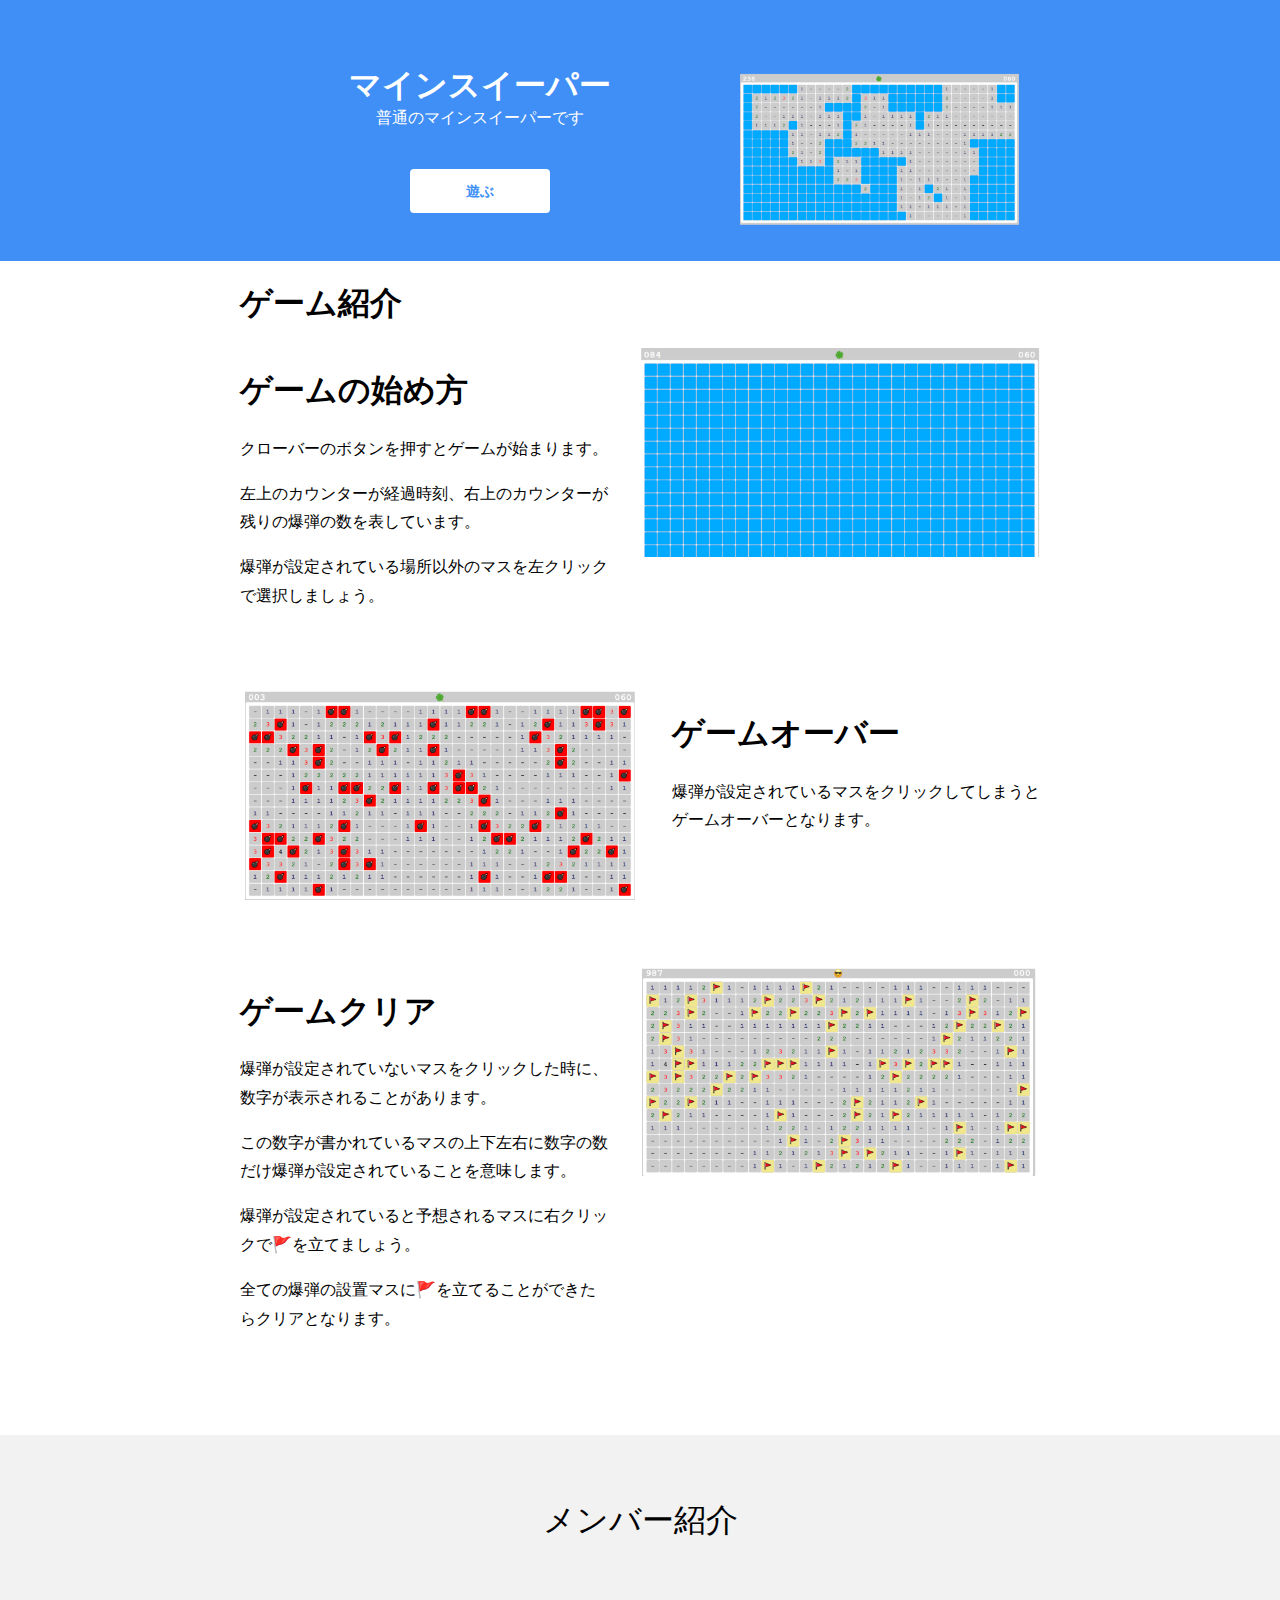
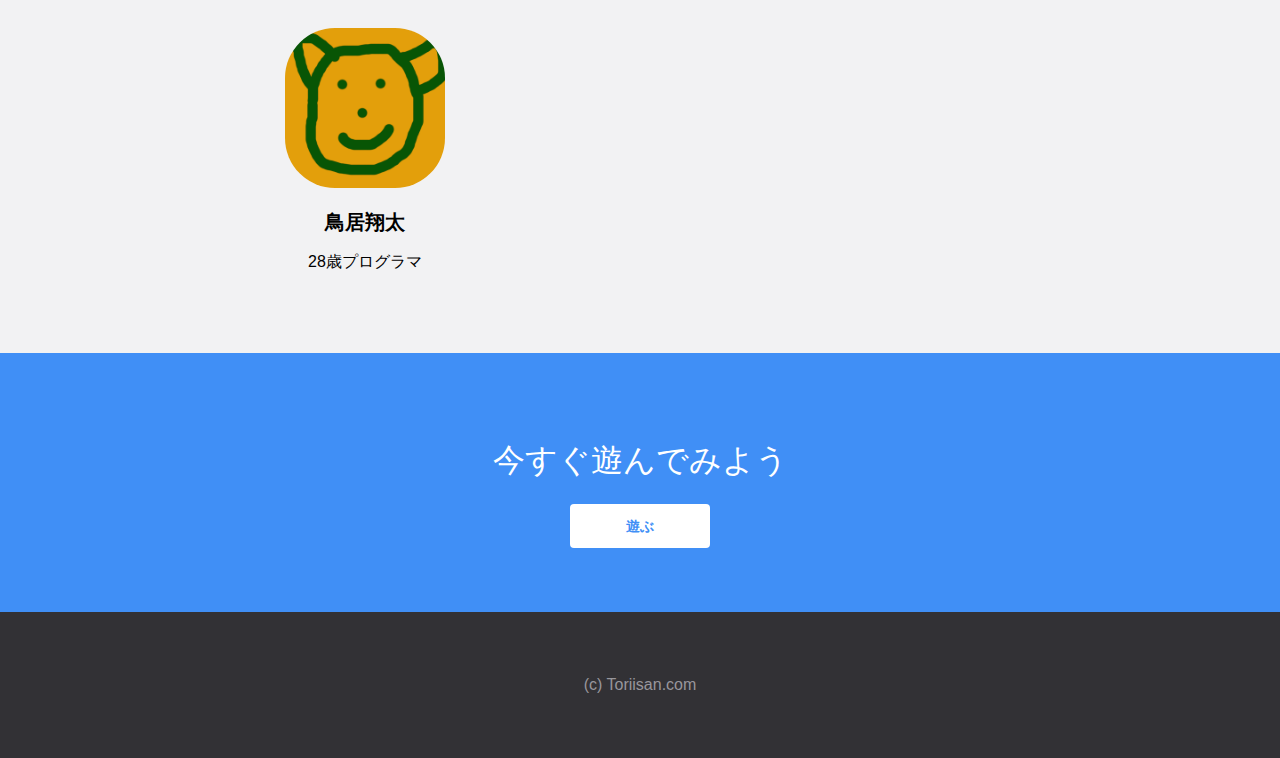
<file: index.html>
<!DOCTYPE html>
<html lang="js">
    <head>
        <meta charset="utf-8">
        <meta name="viewport" content="width=device-width, initial-scale=1">
        <title>マインスイーパー</title>
        <link rel="stylesheet" href="css/styles.css">
        <link rel="icon" href="favicon.ico">
    </head>
    <body>
        <header>
            <div class="container">
                <div class="info">
                    <h1>マインスイーパー</h1>
                    <p>普通のマインスイーパーです</p>
                    <a href="./MineSweeper/index.html" class="btn">遊ぶ</a>    
                </div>
                <div class="pic">
                    <img src="img/top.png">
                </div>
            </div>
        </header>
        <section class="features">
            <div class="container">
                <h1>ゲーム紹介</h1>
                <section>
                    <div class="pic">
                        <img src="img/feature1.png">
                    </div>
                    <div class="info">
                        <h1>ゲームの始め方</h1>
                        <p>クローバーのボタンを押すとゲームが始まります。</p>
                        <p>左上のカウンターが経過時刻、右上のカウンターが残りの爆弾の数を表しています。</p>
                        <p>爆弾が設定されている場所以外のマスを左クリックで選択しましょう。</p>
                    </div>
                </section>

                <section>
                    <div class="pic">
                        <img src="img/feature2.png">
                    </div>
                    <div class="info">
                        <h1>ゲームオーバー</h1>
                        <p>爆弾が設定されているマスをクリックしてしまうとゲームオーバーとなります。</p>
                    </div>
                </section>

                <section>
                    <div class="pic">
                        <img src="img/feature3.png">
                    </div>
                    <div class="info">
                        <h1>ゲームクリア</h1>
                        <p>爆弾が設定されていないマスをクリックした時に、数字が表示されることがあります。</p>
                        <p>この数字が書かれているマスの上下左右に数字の数だけ爆弾が設定されていることを意味します。</p>
                        <p>爆弾が設定されていると予想されるマスに右クリックで🚩を立てましょう。</p>
                        <p>全ての爆弾の設置マスに🚩を立てることができたらクリアとなります。</p>
                    </div>
                </section>
            </div>
        </section>

        <section class="members">
            <h1>メンバー紹介</h1>

            <ul>
                <li>
                    <img src="img/member1.png">
                    <h2>鳥居翔太</h2>
                    <p>28歳プログラマ</p>
                </li>
            </ul>
        </section>

        <section class="call-to-action">
            <h1>今すぐ遊んでみよう</h1>
            <a href="./MineSweeper/index.html" class="btn">遊ぶ</a>
        </section>

        <footer>
            (c) Toriisan.com
        </footer>

    </body>
</html>
</file>
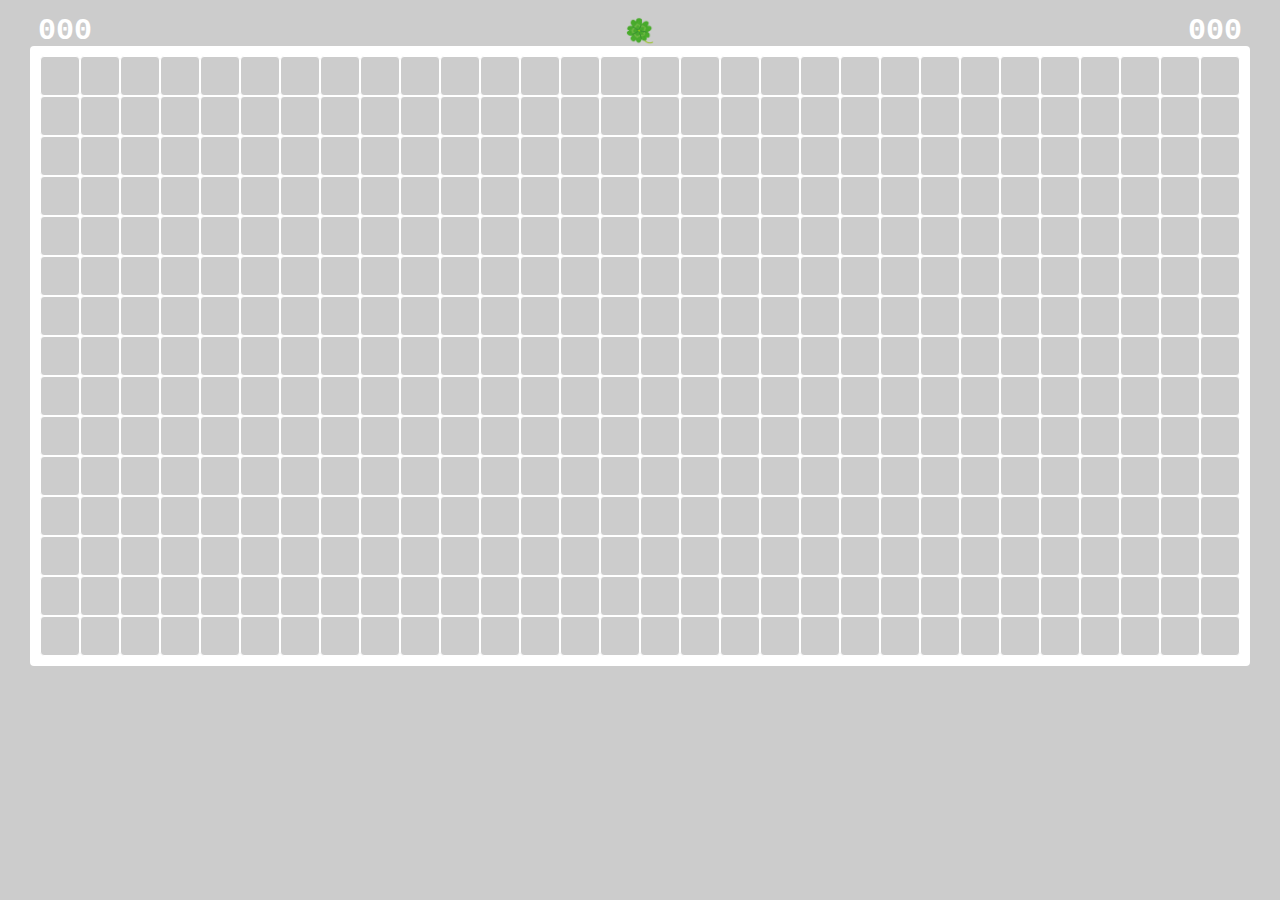
<file: MineSweeper/index.html>
<!DOCTYPE html>
<html>
    <head>
        <meta charset="utf-8">
        <title>Minesweeper</title>
        <link rel="stylesheet" href="css/styles.css">
    </head>
    <body>
        <div id="container">
                <div id="info">
                    <div id="timer">000</div>
                    <img id="resetBtn" src='img/reset.png'>
                    <div id="bomCount">000</div>
                </div>
                <ul id="board">
                </ul>
            </div>
        </div>
        <script src="js/jquery-3.4.1.min.js"></script>
        <script src="js/main.js"></script>
    </body>
</html>
</file>
<file: css/styles.css>
body {
    margin: 0;
    font-size: 16px;
    font-family: Verdna, sans-serif;
    color: 333;
}

header {
    background: #408ff6;
    color: #fff;
    text-align: center;
    padding-top: 64px;
}

header h1,
header p {
    margin: 0;
}

header img {
    width: 280px;
    vertical-align: bottom;
}

.btn {
    text-decoration: none;
    background: #fff;
    color: #408ff6;
    display: block;
    width: 140px;
    line-height: 44px;
    margin: 40px auto 48px;
    font-size: 14px;
    font-weight: bold;
    border-radius: 4px;
}

.btn:hover {
    opacity: 0.9;
}

.features img {
    width: 100%;
}

.features > h1 {
    text-align: center;
    padding: 64px 0;
    font-weight: normal;
}

.features .container {
    margin: 0 32px;
}

.features p {
    line-height: 1.8;
}

.features section {
    padding-bottom: 64px;
}

.members {
    background: #f2f2f3;
}

.members > h1 {
    text-align: center;
    padding: 64px 0;
    font-weight: normal;
}

.members ul {
    list-style:none;
    text-align: center;
    margin: 0;
    padding: 0;
}

.members img {
    width: 160px;
    border-radius: 50px;
}

.members h2 {
    font-size: 20px;
}

.members li {
    padding-bottom: 64px;
}

.call-to-action {
    background: #408ff6;
    color: #fff;
    text-align: center;
    padding: 64px 0;
}

.call-to-action h1 {
    font-weight: normal;
}

.call-to-action .btn {
    margin: 0 auto;
}

footer {
    padding: 64px 0;
    background: #323135;
    color: #98969c;
    text-align: center;
}

@media (min-width: 900px) {
    header .container {
        display: flex;
        width: 800px;
        margin: 0 auto;
    }

    header .info {
        width: 60%;
    }

    header .pic {
        width: 40%;
    }

    .features .container {
        width: 800px;
        margin: 0 auto;
    }

    .features section {
        display: flex;
        justify-content: space-between;
    }

    .features section:nth-child(even) {
        flex-direction: row-reverse;
    }

    .features .pic {
        width: 50%;
    }

    .features .info {
        width: calc(50% - 32px);
    }

    .members ul {
        width: 800px;
        margin: 0 auto;
        display: flex;
        justify-content: space-between;
    }

    .members li {
        width: 250px;
    }

}
</file>
<file: MineSweeper/css/styles.css>
body{
    background: #ccc;
    color: #fff;
    font-family: 'Courier New', sans-serif;
    /* font-size: 16px; */
    font-size: 20px;
    font-weight: bold;
}
#info {
    font-size: 30px;
    display: flex;
    text-align: center;
    line-height: 30px;
}
#timer {
    width: 70px;
    margin-right: 0px auto;
}
#resetBtn {
    margin: 0px auto;
    cursor: pointer;
    width: 30px;
    height: 30px;
}
#bomCount {
    width: 70px;
    margin-left: 0px auto;
}
#container {
    /* width: 820px; */
    margin: 16px auto;
}
#board {
    display: flex;
    flex-wrap: wrap;
    list-style: none;
    margin-bottom: 8px;
    padding: 10px;
    margin-top: 0px;
    background: #fff;
    border-radius: 4px;
}
#board li {
    background: #00aaff;
    width:38px;
    height: 38px;
    cursor: pointer;
    border-radius: 4px;
    line-height: 40px;
    text-align: center;
    border: 1px solid #ccc;
    user-select: none;
}
#board li.pressed {
    background: #ccc;
    border: 1px solid #fff;
}
#board li.flag {
    background: #f0e68c;
}
#board li.bomb {
    background: #ff0000;
}
#board li.notBomb {
    color: #000;
}
#board li.\31 {
    color: #191970;
}
#board li.\32 {
    color: #008000;
}
#board li.\33 {
    color: #ff0000;
}
#board li.\34 {
    color: #000;
}
#board li.\35 {
    color: #800000;
}
#board li.\36 {
    color: #ee82ee;
}
#board li.\37 {
    color: #8a2be2;
}
#board li.\38 {
    color: #6a5acd;
}
</file>
